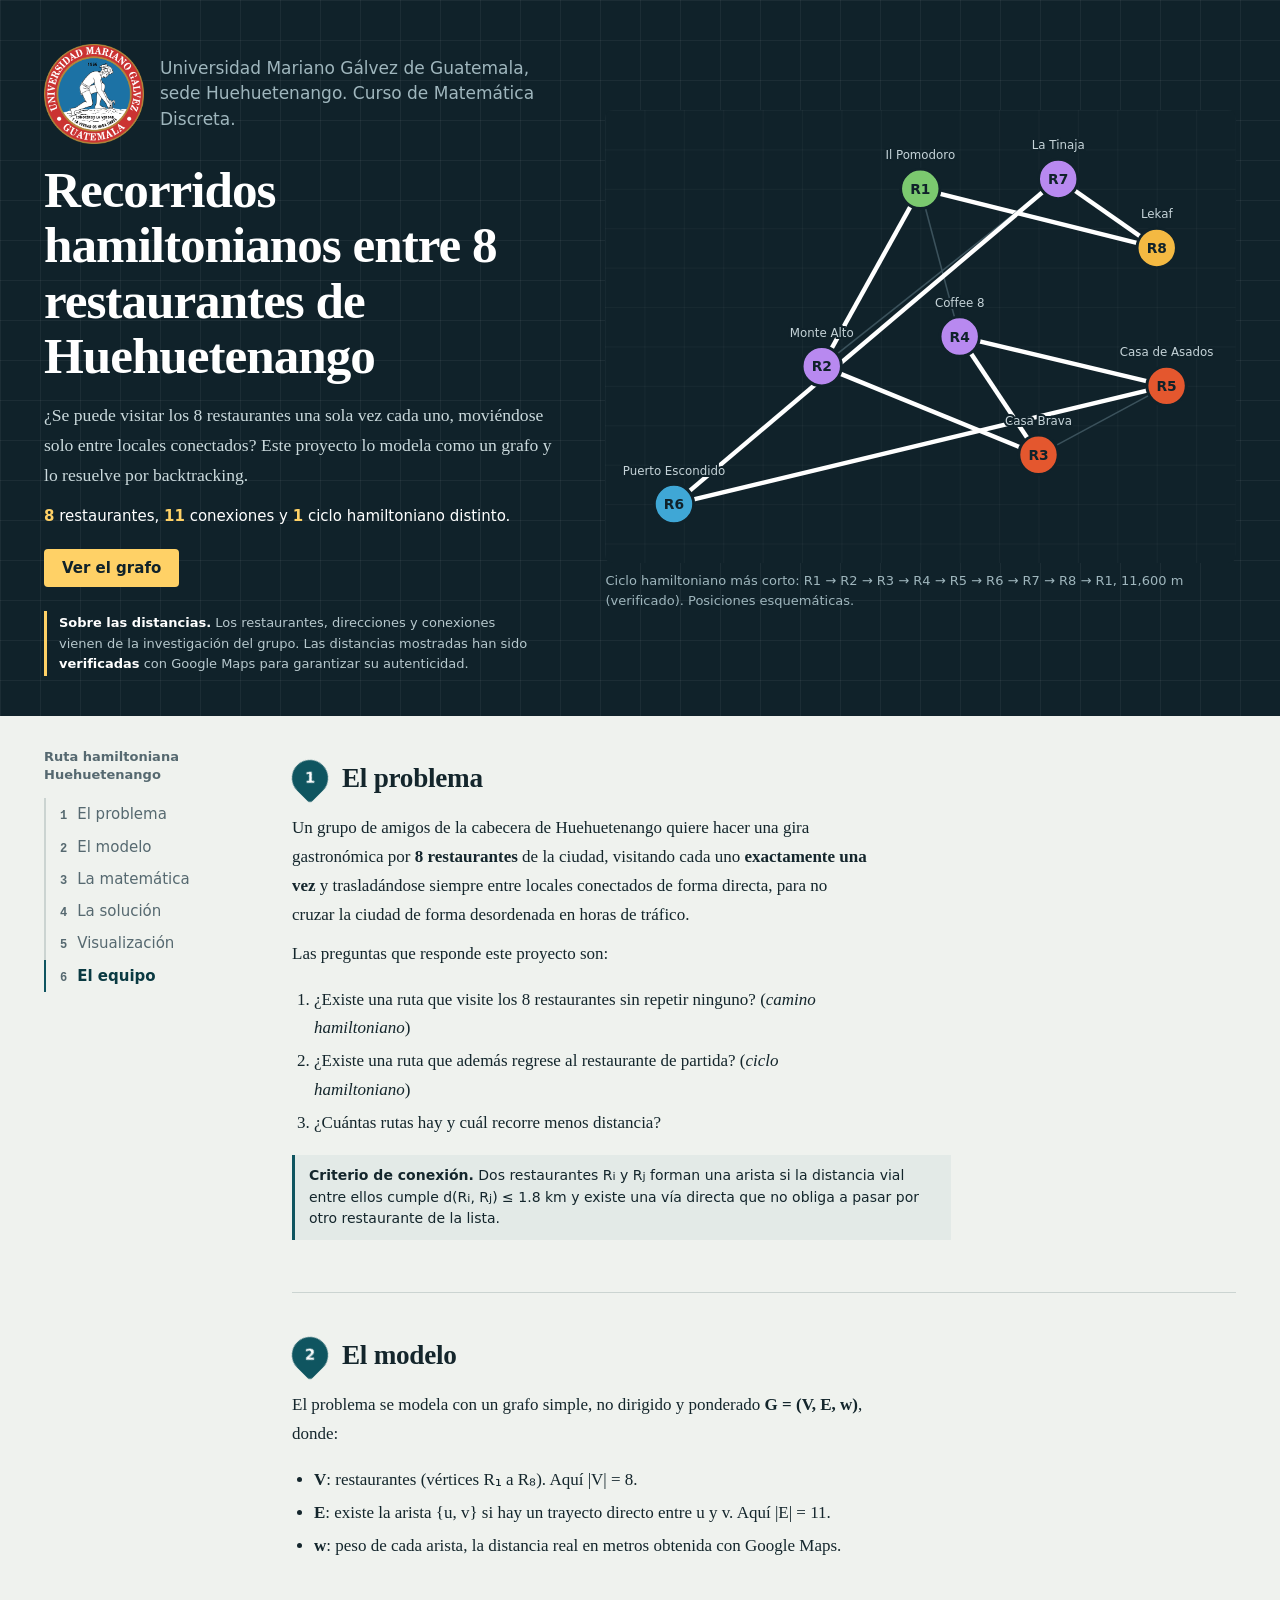
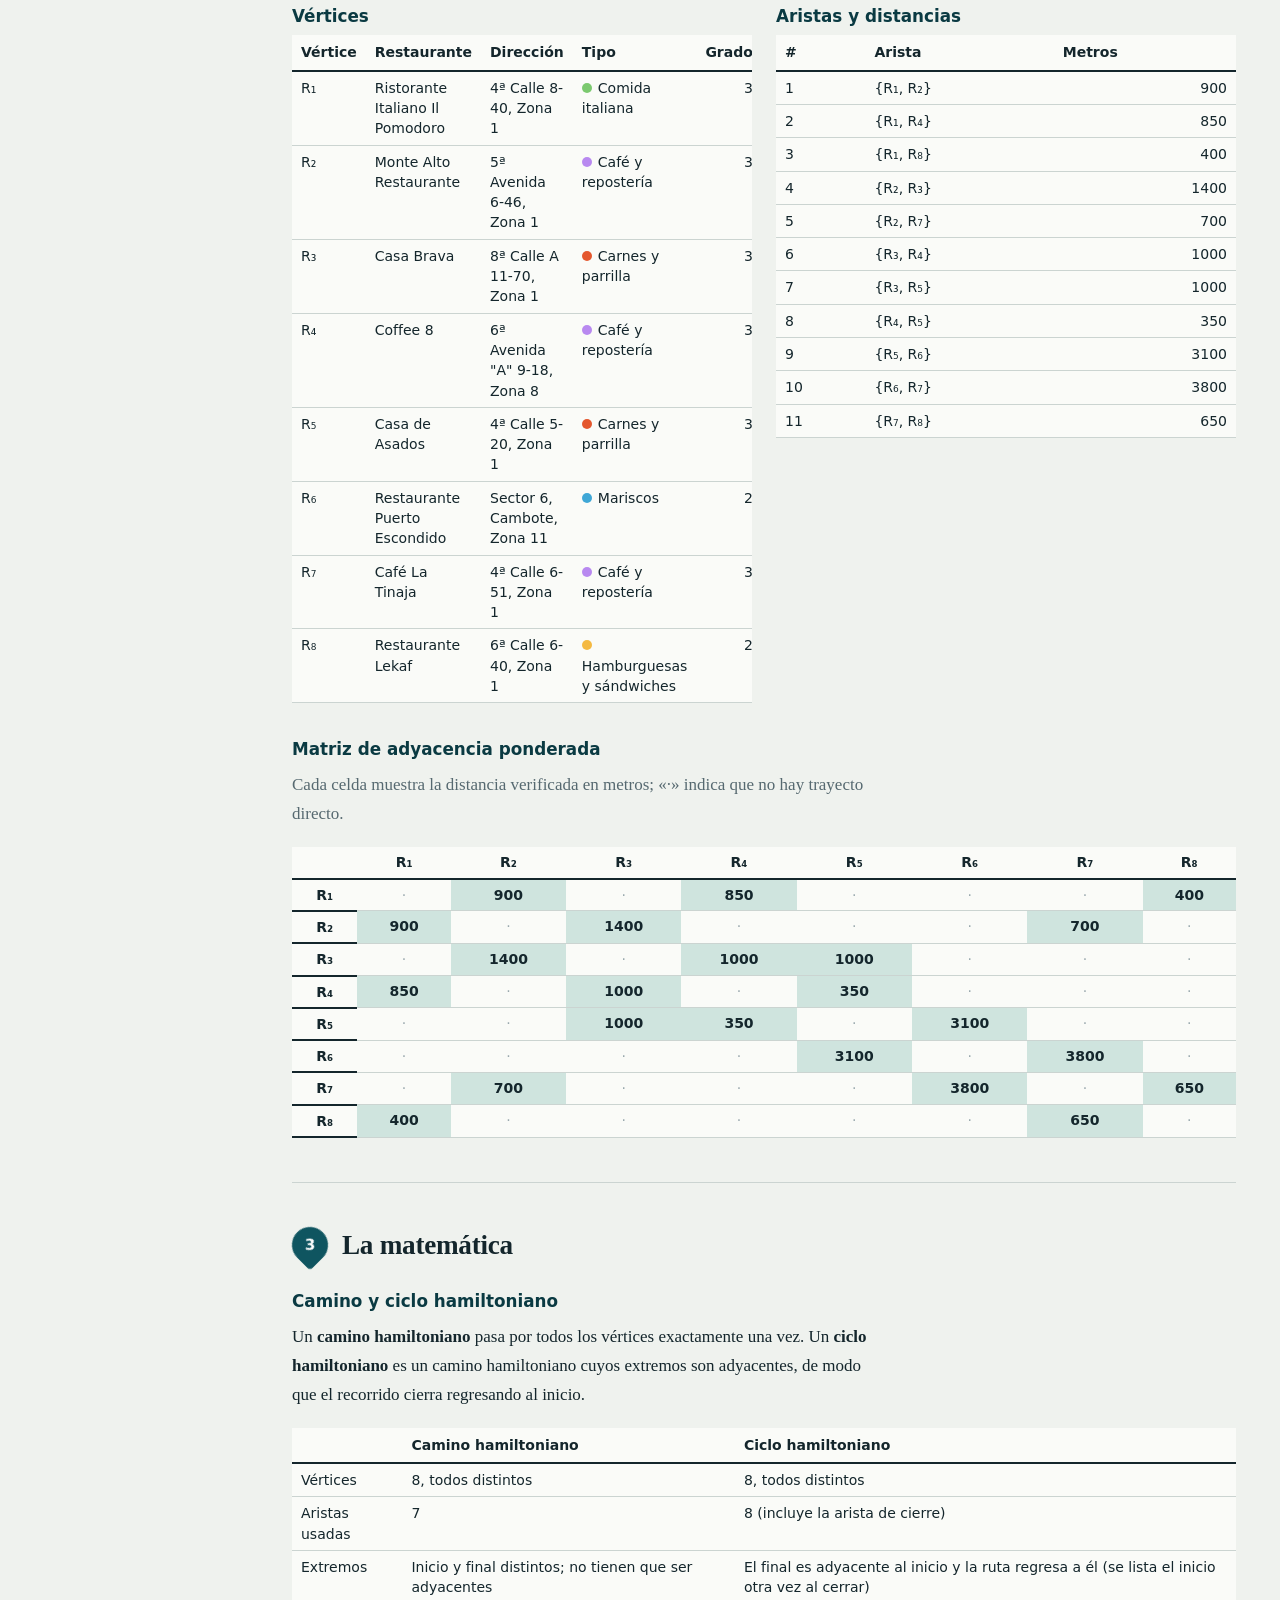
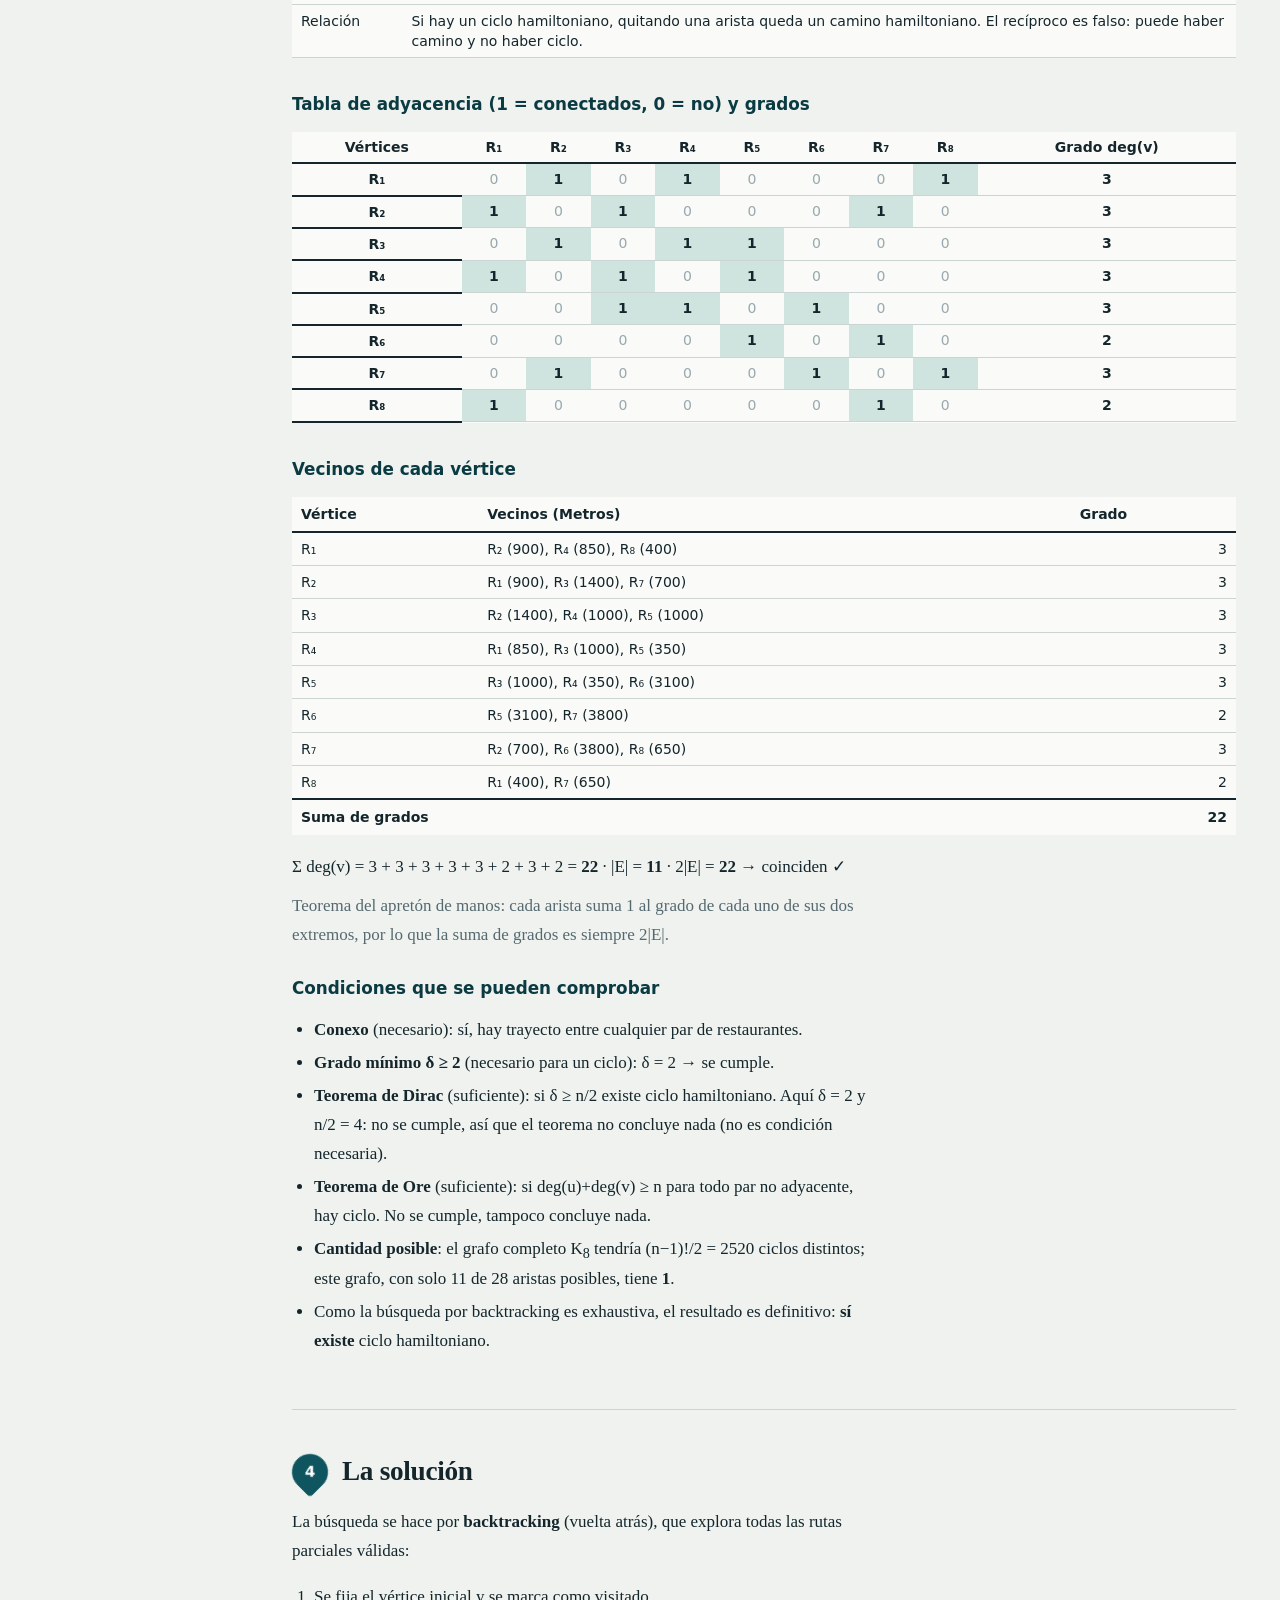
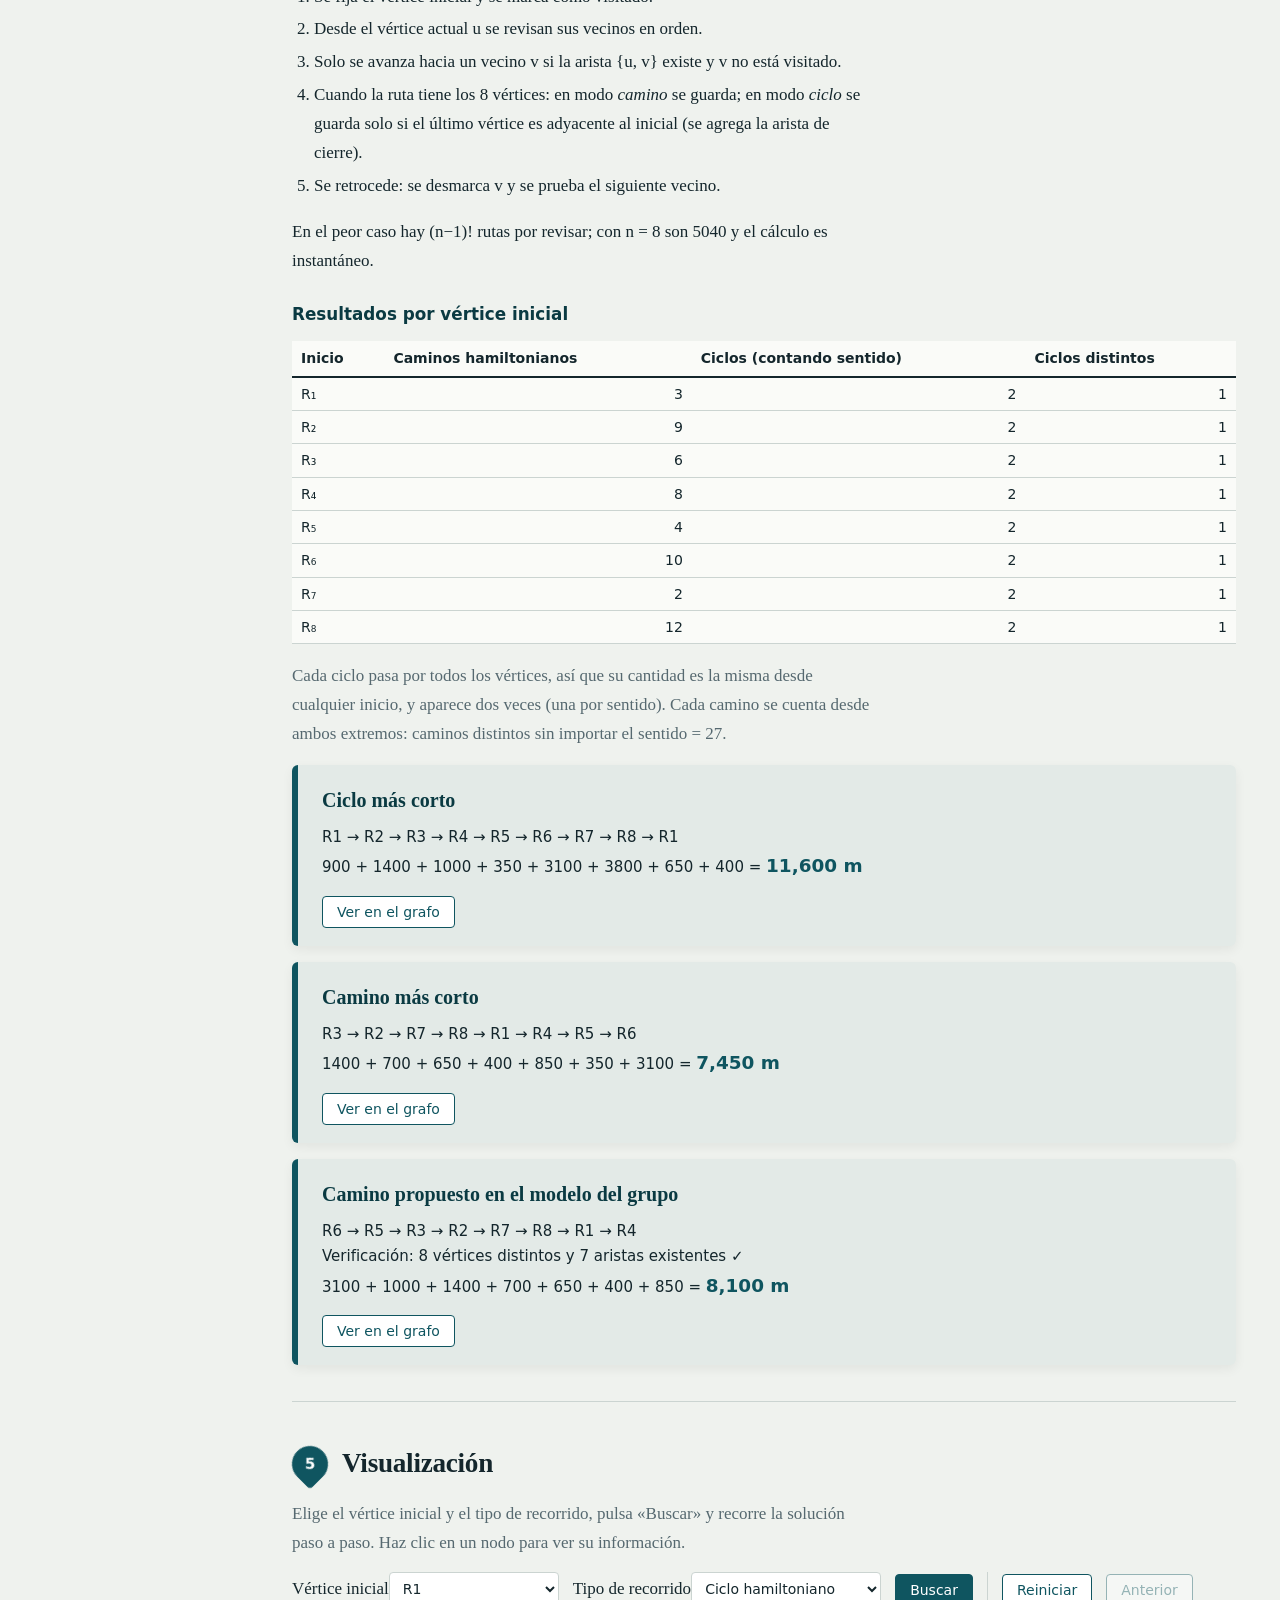
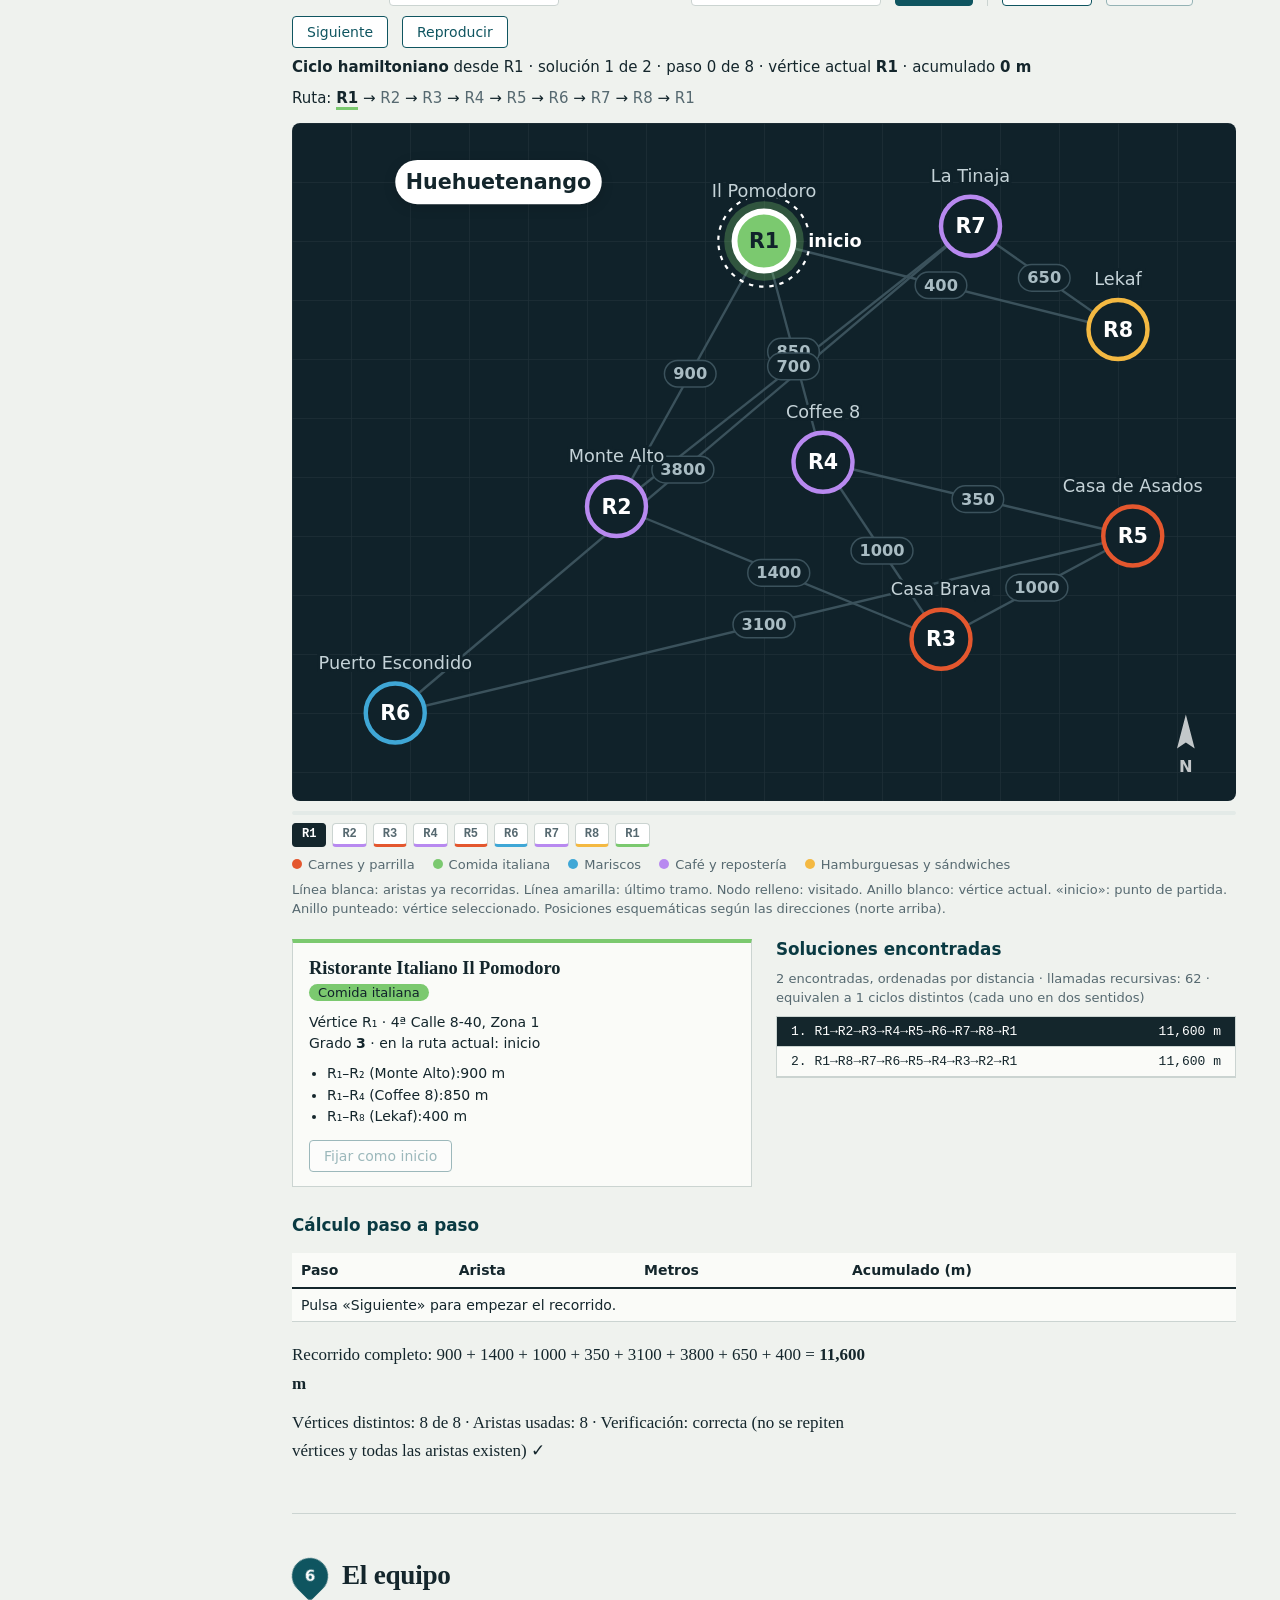
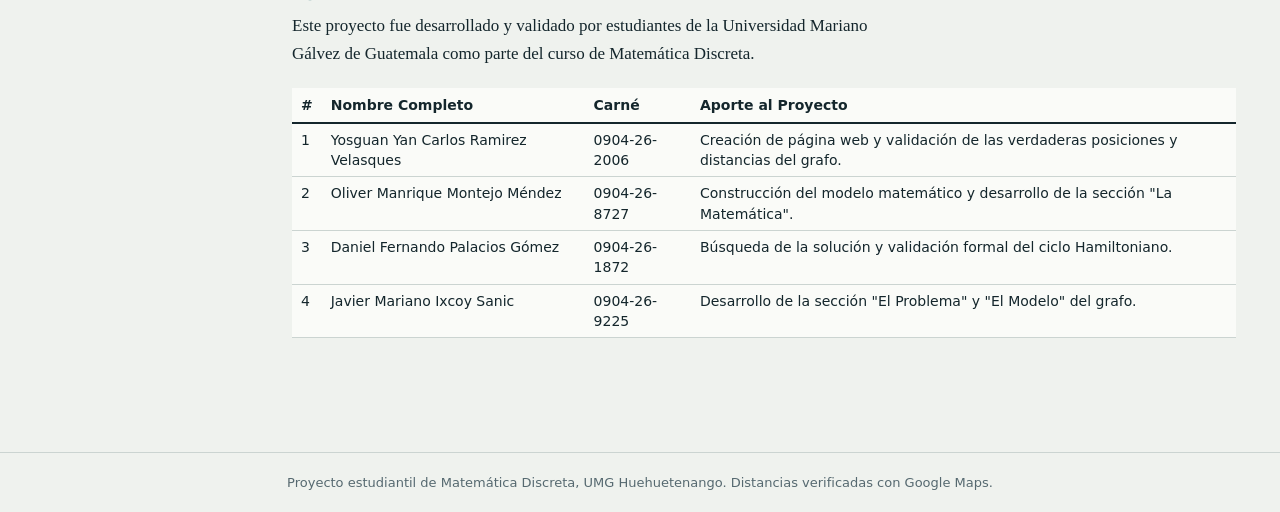
<file: Proyectomate.html>
<!DOCTYPE html>
<html lang="es">
<head>
<meta charset="UTF-8">
<meta name="viewport" content="width=device-width, initial-scale=1">
<title>Recorridos hamiltonianos entre 8 restaurantes de Huehuetenango</title>
<!-- Enlace al archivo CSS -->
<link rel="stylesheet" href="styles.css">
</head>
<body>

<!-- ============ PORTADA ============ -->
<header class="hero">
  <div class="hero-in">
    <div>
      <div style="display: flex; align-items: center; gap: 16px; margin-bottom: 18px;">
        <img src="Img/logo-umg.png" alt="Logo Universidad Mariano Gálvez" style="width: 100px; flex-shrink: 0;">
        <p class="org">Universidad Mariano Gálvez de Guatemala, sede Huehuetenango. Curso de Matemática Discreta.</p>
      </div>
      <h1>Recorridos hamiltonianos entre 8 restaurantes de Huehuetenango</h1>
      <p class="lead">¿Se puede visitar los 8 restaurantes una sola vez cada uno, moviéndose solo entre locales conectados? Este proyecto lo modela como un grafo y lo resuelve por backtracking.</p>
      <p class="facts" id="hechos"></p>
      <a class="btn-go" href="#visualizacion">Ver el grafo</a>
      <p class="aviso"><b>Sobre las distancias.</b> Los restaurantes, direcciones y conexiones vienen de la investigación del grupo. Las distancias mostradas han sido <b>verificadas</b> con Google Maps para garantizar su autenticidad.</p>
    </div>
    <figure class="hero-map">
      <svg id="hero" class="board mini" viewBox="0 0 640 460" role="img" aria-label="Mapa esquemático de los 8 restaurantes con el ciclo hamiltoniano más corto dibujado"></svg>
      <figcaption id="heroCap"></figcaption>
    </figure>
  </div>
</header>

<div class="shell">

<nav id="nav" aria-label="Secciones del proyecto">
  <p class="brand">Ruta hamiltoniana<br>Huehuetenango</p>
  <ol>
    <li><a href="#problema"><i>1</i>El problema</a></li>
    <li><a href="#modelo"><i>2</i>El modelo</a></li>
    <li><a href="#matematica"><i>3</i>La matemática</a></li>
    <li><a href="#solucion"><i>4</i>La solución</a></li>
    <li><a href="#visualizacion"><i>5</i>Visualización</a></li>
    <li><a href="#equipo"><i>6</i>El equipo</a></li>
  </ol>
</nav>

<main>

<!-- ============ 1. EL PROBLEMA ============ -->
<section id="problema">
  <div class="sec-h"><span class="pin"><span>1</span></span><h2>El problema</h2></div>
  <p>Un grupo de amigos de la cabecera de Huehuetenango quiere hacer una gira gastronómica por <b>8 restaurantes</b> de la ciudad, visitando cada uno <b>exactamente una vez</b> y trasladándose siempre entre locales conectados de forma directa, para no cruzar la ciudad de forma desordenada en horas de tráfico.</p>
  <p>Las preguntas que responde este proyecto son:</p>
  <ol class="pasos">
    <li>¿Existe una ruta que visite los 8 restaurantes sin repetir ninguno? (<i>camino hamiltoniano</i>)</li>
    <li>¿Existe una ruta que además regrese al restaurante de partida? (<i>ciclo hamiltoniano</i>)</li>
    <li>¿Cuántas rutas hay y cuál recorre menos distancia?</li>
  </ol>
  <p class="note"><b>Criterio de conexión.</b> Dos restaurantes R<span class="sub">i</span> y R<span class="sub">j</span> forman una arista si la distancia vial entre ellos cumple d(R<span class="sub">i</span>, R<span class="sub">j</span>) ≤ 1.8 km y existe una vía directa que no obliga a pasar por otro restaurante de la lista.</p>
</section>

<!-- ============ 2. EL MODELO ============ -->
<section id="modelo">
  <div class="sec-h"><span class="pin"><span>2</span></span><h2>El modelo</h2></div>
  <p>El problema se modela con un grafo simple, no dirigido y ponderado <b>G = (V, E, w)</b>, donde:</p>
  <ul class="lista">
    <li><b>V</b>: restaurantes (vértices R₁ a R₈). Aquí |V| = <span id="gn"></span>.</li>
    <li><b>E</b>: existe la arista {u, v} si hay un trayecto directo entre u y v. Aquí |E| = <span id="gm"></span>.</li>
    <li><b>w</b>: peso de cada arista, la distancia real en metros obtenida con Google Maps.</li>
  </ul>
  <div class="cols">
    <div class="scroll"><h3>Vértices</h3><table id="tv"></table></div>
    <div class="scroll"><h3>Aristas y distancias</h3><table id="te"></table></div>
  </div>
  <h3>Matriz de adyacencia ponderada</h3>
  <p class="mut">Cada celda muestra la distancia verificada en metros; «·» indica que no hay trayecto directo.</p>
  <div class="scroll"><table class="mx" id="tm"></table></div>
</section>

<!-- ============ 3. LA MATEMÁTICA ============ -->
<section id="matematica">
  <div class="sec-h"><span class="pin"><span>3</span></span><h2>La matemática</h2></div>
  <h3>Camino y ciclo hamiltoniano</h3>
  <p>Un <b>camino hamiltoniano</b> pasa por todos los vértices exactamente una vez. Un <b>ciclo hamiltoniano</b> es un camino hamiltoniano cuyos extremos son adyacentes, de modo que el recorrido cierra regresando al inicio.</p>
  <div class="scroll"><table id="dif"></table></div>

  <h3>Tabla de adyacencia (1 = conectados, 0 = no) y grados</h3>
  <div class="scroll"><table class="mx" id="a01"></table></div>
  <h3>Vecinos de cada vértice</h3>
  <div class="scroll"><table id="adj"></table></div>
  <p id="hand"></p>
  <p class="mut">Teorema del apretón de manos: cada arista suma 1 al grado de cada uno de sus dos extremos, por lo que la suma de grados es siempre 2|E|.</p>

  <h3>Condiciones que se pueden comprobar</h3>
  <ul class="lista" id="cond"></ul>
</section>

<!-- ============ 4. LA SOLUCIÓN ============ -->
<section id="solucion">
  <div class="sec-h"><span class="pin"><span>4</span></span><h2>La solución</h2></div>
  <p>La búsqueda se hace por <b>backtracking</b> (vuelta atrás), que explora todas las rutas parciales válidas:</p>
  <ol class="pasos">
    <li>Se fija el vértice inicial y se marca como visitado.</li>
    <li>Desde el vértice actual u se revisan sus vecinos en orden.</li>
    <li>Solo se avanza hacia un vecino v si la arista {u, v} existe y v no está visitado.</li>
    <li>Cuando la ruta tiene los 8 vértices: en modo <i>camino</i> se guarda; en modo <i>ciclo</i> se guarda solo si el último vértice es adyacente al inicial (se agrega la arista de cierre).</li>
    <li>Se retrocede: se desmarca v y se prueba el siguiente vecino.</li>
  </ol>
  <p>En el peor caso hay (n−1)! rutas por revisar; con n = 8 son 5040 y el cálculo es instantáneo.</p>
  <h3>Resultados por vértice inicial</h3>
  <div class="scroll"><table id="res"></table></div>
  <p id="resnote" class="mut"></p>
  <div id="best"></div>
</section>

<!-- ============ 5. VISUALIZACIÓN ============ -->
<section id="visualizacion">
  <div class="sec-h"><span class="pin"><span>5</span></span><h2>Visualización</h2></div>
  <p class="mut">Elige el vértice inicial y el tipo de recorrido, pulsa «Buscar» y recorre la solución paso a paso. Haz clic en un nodo para ver su información.</p>
  <div class="ctl">
    <label>Vértice inicial<select id="ini"></select></label>
    <label>Tipo de recorrido<select id="modo"><option value="c">Ciclo hamiltoniano</option><option value="p">Camino hamiltoniano</option></select></label>
    <button type="button" class="pri" id="buscar">Buscar</button>
    <span class="sep"></span>
    <button type="button" id="reset">Reiniciar</button>
    <button type="button" id="ant">Anterior</button>
    <button type="button" id="sig">Siguiente</button>
    <button type="button" id="play">Reproducir</button>
  </div>
  <p class="estado" id="estado"></p>
  <p class="ruta" id="ruta"></p>
  <svg id="svg" class="board" viewBox="0 0 640 460" role="group" aria-label="Grafo de 8 restaurantes de Huehuetenango con distancias verificadas en metros"></svg>
  <div class="bar"><i id="barfill"></i></div>
  <div id="prog" aria-label="Pasos del recorrido"></div>
  <div id="leyenda"></div>
  <p class="mut" style="font:13px/1.5 var(--sans);max-width:none">Línea blanca: aristas ya recorridas. Línea amarilla: último tramo. Nodo relleno: visitado. Anillo blanco: vértice actual. «inicio»: punto de partida. Anillo punteado: vértice seleccionado. Posiciones esquemáticas según las direcciones (norte arriba).</p>
  <div class="cols" style="margin-top:20px">
    <div class="ficha" id="info"></div>
    <div><h3 style="margin-top:0">Soluciones encontradas</h3><p id="nsol" class="mut" style="font:13px/1.5 var(--sans)"></p><ol id="sols"></ol></div>
  </div>
  <h3>Cálculo paso a paso</h3>
  <div id="calc"></div>
</section>

<!-- ============ 6. EL EQUIPO ============ -->
<section id="equipo">
  <div class="sec-h"><span class="pin"><span>6</span></span><h2>El equipo</h2></div>
  <p>Este proyecto fue desarrollado y validado por estudiantes de la Universidad Mariano Gálvez de Guatemala como parte del curso de Matemática Discreta.</p>
  
  <div class="scroll">
    <table>
      <thead>
        <tr>
          <th>#</th>
          <th>Nombre Completo</th>
          <th>Carné</th>
          <th>Aporte al Proyecto</th>
        </tr>
      </thead>
      <tbody>
        <tr>
          <td>1</td>
          <td>Yosguan Yan Carlos Ramirez Velasques</td>
          <td>0904-26-2006</td>
          <td>Creación de página web y validación de las verdaderas posiciones y distancias del grafo.</td>
        </tr>
        <tr>
          <td>2</td>
          <td>Oliver Manrique Montejo Méndez</td>
          <td>0904-26-8727</td>
          <td>Construcción del modelo matemático y desarrollo de la sección "La Matemática".</td>
        </tr>
        <tr>
          <td>3</td>
          <td>Daniel Fernando Palacios Gómez</td>
          <td>0904-26-1872</td>
          <td>Búsqueda de la solución y validación formal del ciclo Hamiltoniano.</td>
        </tr>
        <tr>
          <td>4</td>
          <td>Javier Mariano Ixcoy Sanic</td>
          <td>0904-26-9225</td>
          <td>Desarrollo de la sección "El Problema" y "El Modelo" del grafo.</td>
        </tr>
      </tbody>
    </table>
  </div>
</section>

</main>
</div>
<footer>Proyecto estudiantil de Matemática Discreta, UMG Huehuetenango. Distancias verificadas con Google Maps.</footer>

<!-- Enlace al archivo JavaScript -->
<script src="script.js"></script>
</body>
</html>
</file>
<file: styles.css>
:root{
  --bg:#EFF2EE; --panel:#FAFBF8; --ink:#14262C; --mut:#566970; --line:#CBD4D1; --soft:#E3EAE7;
  --acc:#0F5560; --acc-d:#0A3A42; --board:#10222A; --grid:#3B525C; --hit:#C23B22;
  --serif:Charter,"Bitstream Charter","Sitka Text",Cambria,Georgia,serif;
  --sans:system-ui,-apple-system,"Segoe UI",Roboto,"Helvetica Neue",Arial,sans-serif;
  --mono:ui-monospace,Consolas,"SF Mono",Menlo,monospace;
}
*{box-sizing:border-box}
html{scroll-behavior:smooth}
body{margin:0;background:var(--bg);color:var(--ink);font:17px/1.7 var(--serif)}
a{color:var(--acc)}
:focus-visible{outline:2px solid var(--acc);outline-offset:2px}
p{margin:.6em 0;max-width:68ch}
code{font:13px var(--mono);background:var(--soft);padding:1px 5px;border-radius:3px}
.mut{color:var(--mut)}
.sub{font-size:.8em}

/* ---------- Portada ---------- */
.hero{background:var(--board);color:#E8EFEE;background-image:linear-gradient(#ffffff0d 1px,transparent 1px),linear-gradient(90deg,#ffffff0d 1px,transparent 1px);background-size:40px 40px}
.hero-in{max-width:1240px;margin:0 auto;padding:44px 24px 40px;display:grid;grid-template-columns:minmax(0,5fr) minmax(0,6fr);gap:36px;align-items:center}
.hero .org{font:500 17px/1.5 var(--sans);color:#9FB6BD;margin:0}
.hero h1{font:700 clamp(2rem,4.4vw,3.2rem)/1.08 var(--serif);letter-spacing:-.02em;margin:14px 0 18px;color:#fff}
.hero .lead{font-size:1.1rem;color:#CBDADD;margin:0 0 14px}
.hero .facts{font:15px/1.5 var(--sans);color:#fff;margin:0 0 22px}
.hero .facts b{color:#FFD166}
.btn-go{display:inline-block;font:600 15px var(--sans);background:#FFD166;color:#10222A;padding:10px 18px;border-radius:4px;text-decoration:none}
.btn-go:hover{background:#fff}
.hero .aviso{font:13px/1.55 var(--sans);color:#B7C8CD;border-left:3px solid #FFD166;padding:2px 0 2px 12px;margin:24px 0 0;max-width:60ch}
.hero .aviso b{color:#fff}
.hero-map{margin:0}
.hero-map figcaption{font:13px/1.5 var(--sans);color:#9FB6BD;margin-top:8px}

/* ---------- Estructura: índice lateral + contenido ---------- */
.shell{max-width:1240px;margin:0 auto;padding:0 24px;display:grid;grid-template-columns:200px minmax(0,1fr);gap:48px}
#nav{position:sticky;top:0;align-self:start;padding:32px 0}
#nav .brand{font:600 13px/1.4 var(--sans);color:var(--mut);margin:0 0 14px}
#nav ol{list-style:none;margin:0;padding:0;border-left:2px solid var(--line)}
#nav a{display:flex;gap:10px;align-items:baseline;padding:6px 0 6px 14px;margin-left:-2px;border-left:2px solid transparent;font:15px/1.35 var(--sans);color:var(--mut);text-decoration:none}
#nav a i{font:600 12px var(--mono);font-style:normal;color:var(--mut)}
#nav a:hover{color:var(--ink)}
#nav a.on{color:var(--acc-d);font-weight:600;border-left-color:var(--acc)}
main{min-width:0;padding-bottom:70px}
section{padding:44px 0 36px;border-bottom:1px solid var(--line);scroll-margin-top:12px}
section:last-child{border-bottom:0}
.sec-h{display:flex;align-items:center;gap:14px;margin:0 0 18px}
.sec-h h2{font:700 1.7rem/1.2 var(--serif);letter-spacing:-.01em;margin:0}
.pin{flex:none;width:36px;height:36px;border-radius:50% 50% 50% 4px;transform:rotate(-45deg);background:var(--acc);display:grid;place-items:center}
.pin span{transform:rotate(45deg);font:700 15px var(--sans);color:#fff}
h3{font:700 1.05rem/1.3 var(--sans);margin:28px 0 8px;color:var(--acc-d)}
.note{border-left:3px solid var(--acc);background:var(--soft);padding:10px 14px;font:14px/1.55 var(--sans);margin:16px 0;max-width:74ch}
ol.pasos,ul.lista{padding-left:22px;max-width:68ch}
.pasos li,.lista li{margin:4px 0}

/* ---------- Tablas ---------- */
.scroll{overflow-x:auto}
table{width:100%;border-collapse:collapse;font:14px/1.45 var(--sans);margin:8px 0;background:var(--panel)}
th{font-weight:600;text-align:left;padding:7px 9px;border-bottom:2px solid var(--ink);background:var(--panel);white-space:nowrap}
td{padding:6px 9px;border-bottom:1px solid var(--line);vertical-align:top}
tfoot th{border-top:2px solid var(--ink);border-bottom:0}
.num{text-align:right;font-variant-numeric:tabular-nums}
.mx th,.mx td{text-align:center;padding:5px 6px;font-variant-numeric:tabular-nums}
.mx td.u{background:#CFE4DE;font-weight:600}
.mx td.z{color:#9AA9AE}
.dot{display:inline-block;width:10px;height:10px;border-radius:50%;margin-right:6px;vertical-align:baseline}
.cols{display:grid;grid-template-columns:minmax(0,1fr) minmax(0,1fr);gap:24px;align-items:start}
.cols.three{grid-template-columns:minmax(0,1fr) minmax(0,1fr)}

/* ---------- Visualización ---------- */
.ctl{display:flex;flex-wrap:wrap;gap:10px 14px;align-items:flex-end;margin:14px 0 8px}
.ctl select{width:auto;min-width:170px;border:1px solid var(--line);background:#fff;padding:7px 9px;border-radius:4px;font:14px var(--sans);color:var(--ink)}
.ctl .sep{width:1px;align-self:stretch;background:var(--line)}
.estado{font:15px/1.5 var(--sans);margin:8px 0 6px;max-width:none}
.ruta{font:15px/1.9 var(--sans);margin:0 0 10px;max-width:none}
.ruta b{color:var(--ink)}
.board{display:block;width:100%;height:auto;background:var(--board);border-radius:8px}
.bar{height:4px;background:var(--soft);border-radius:2px;margin:10px 0 8px;overflow:hidden}
.bar i{display:block;height:100%;width:0;background:var(--acc);transition:width .5s ease}
button{font:14px var(--sans);border:1px solid var(--acc);background:#fff;color:var(--acc);padding:7px 14px;border-radius:4px;cursor:pointer;transition:background .15s,color .15s}
button:hover:not(:disabled){background:var(--acc);color:#fff}
button:disabled{opacity:.4;cursor:default}
button.pri{background:var(--acc);color:#fff}
button.pri:hover:not(:disabled){background:var(--acc-d)}
#prog{display:flex;flex-wrap:wrap;gap:6px;margin:0 0 6px}
#prog button{padding:3px 9px;font:600 12px var(--mono);border-color:var(--line);color:var(--mut);background:#fff;border-bottom:3px solid var(--c,var(--line))}
#prog button.done{color:var(--ink);background:var(--soft)}
#prog button.cur{background:var(--ink);color:#fff;border-color:var(--ink)}
#prog button.cur:hover:not(:disabled){background:var(--ink)}
#leyenda{display:flex;flex-wrap:wrap;gap:6px 18px;font:13px var(--sans);color:var(--mut);margin:10px 0 0}
.ficha{background:var(--panel);border:1px solid var(--line);border-top:4px solid var(--c,var(--acc));padding:14px 16px;font:14px/1.55 var(--sans)}
.ficha h4{font:700 1.15rem/1.25 var(--serif);margin:0 0 2px}
.ficha ul{margin:8px 0 12px;padding-left:18px}
.chip{display:inline-block;font:13px var(--sans);padding:1px 9px;border-radius:10px;color:#10222A;background:var(--c)}
#sols{list-style:none;margin:6px 0;padding:0;max-height:310px;overflow:auto;border:1px solid var(--line);background:var(--panel)}
#sols button{display:flex;justify-content:space-between;gap:10px;width:100%;border:0;border-bottom:1px solid var(--line);border-radius:0;text-align:left;font:13px var(--mono);color:var(--ink);background:var(--panel)}
#sols button:hover{background:var(--soft);color:var(--ink)}
#sols button.sel{background:var(--ink);color:#fff}

/* ---------- Dibujo del grafo (SVG) ---------- */
.edge .base{stroke:var(--grid);stroke-width:1.6}
.edge .hl{stroke:#fff;stroke-width:4.5;stroke-dasharray:1;stroke-dashoffset:1;transition:stroke-dashoffset .6s ease}
.edge.on .hl{stroke-dashoffset:0}
.edge.cur .hl{stroke:#FFD166;stroke-width:5.5}
.lab rect{fill:var(--board);stroke:var(--grid);transition:fill .3s}
.lab text{fill:#A9BCC3;font:600 11px var(--sans);text-anchor:middle;dominant-baseline:central}
.lab.on rect{fill:#fff;stroke:#fff}
.lab.on text{fill:var(--board)}
.node{outline:none}
.board .node{cursor:pointer}
.node .halo{fill:var(--c);opacity:0}
.node .ring{fill:none;stroke:none}
.node .c{fill:var(--board);stroke:var(--c);stroke-width:3;transition:fill .3s}
.node .lt{font:700 14px var(--sans);fill:#fff;text-anchor:middle;dominant-baseline:central;pointer-events:none}
.node .nm{font:12px var(--sans);fill:#C5D3D8;text-anchor:middle;paint-order:stroke;stroke:var(--board);stroke-width:4px;pointer-events:none}
.node .tag{font:700 12px var(--sans);fill:#fff;paint-order:stroke;stroke:var(--board);stroke-width:4px;display:none;pointer-events:none}
.node.start .tag{display:block}
.node.vis .c{fill:var(--c)}
.node.vis .lt{fill:var(--board)}
.node.cur .c{stroke:#fff;stroke-width:4}
.node.cur .halo{opacity:.3;animation:pulso 1.8s ease-in-out infinite}
.node.sel .ring,.node:focus-visible .ring{stroke:#fff;stroke-width:1.5;stroke-dasharray:3 4}
@keyframes pulso{50%{transform:scale(1.25);opacity:.12}}
.node .halo{transform-box:fill-box;transform-origin:center}

/* portada: animación con IntersectionObserver */
.mini .node .c{fill:var(--c);stroke:var(--board)}
.mini .node .lt{fill:var(--board)}
.mini .edge.cy .hl{stroke-dashoffset:1}
.mini.play-anim .edge.cy .hl{animation:trazo .6s ease forwards;animation-delay:var(--d)}
@keyframes trazo{to{stroke-dashoffset:0}}

/* ---------- Ventanita Emergente (Tooltip) ---------- */
#nodo-tooltip {
  position: absolute;
  background: #fff;
  border-radius: 8px;
  padding: 8px;
  box-shadow: 0 6px 16px rgba(0,0,0,0.2);
  pointer-events: none;
  opacity: 0;
  visibility: hidden;
  transform: translateY(10px);
  transition: opacity 0.2s, transform 0.2s, visibility 0.2s;
  display: flex;
  flex-direction: column;
  align-items: center;
  gap: 6px;
  z-index: 50;
  width: 140px;
}
#nodo-tooltip.visible {
  opacity: 1;
  visibility: visible;
  transform: translateY(0);
}
#nodo-tooltip img {
  width: 100%;
  height: 80px;
  object-fit: cover;
  border-radius: 4px;
  background: var(--soft);
}
#nodo-tooltip b {
  font: 13px/1.2 var(--sans);
  color: var(--ink);
  text-align: center;
}

/* ---------- Tarjetas de Resultados Finales ---------- */
.tarjeta-resultado {
  background: var(--soft);
  border-left: 6px solid var(--acc);
  padding: 18px 24px;
  border-radius: 6px;
  margin-top: 16px;
  box-shadow: 0 4px 12px rgba(0,0,0,0.06);
}
.tarjeta-resultado h4 {
  margin: 0 0 8px 0;
  color: var(--acc-d);
  font-size: 1.25rem;
  font-family: var(--serif);
}
.tarjeta-resultado p {
  margin: 0 0 14px 0;
  font-family: var(--sans);
  font-size: 15px;
}
.tarjeta-resultado strong {
  color: var(--acc);
  font-size: 1.15rem;
}

/* ---------- Responsive ---------- */
@media(max-width:1000px){
  .hero-in{grid-template-columns:1fr;padding-top:30px}
  .shell{grid-template-columns:1fr;gap:0;padding:0 16px}
  .shell{grid-template-columns:minmax(0,1fr)}
  #nav{position:sticky;top:0;z-index:10;background:var(--bg);min-width:0;border-bottom:1px solid var(--line);margin:0 -16px;padding:0 16px}
  #nav .brand{display:none}
  #nav ol{display:flex;overflow-x:auto;border-left:0;gap:4px}
  #nav a{white-space:nowrap;border-left:0;border-bottom:2px solid transparent;padding:11px 8px;margin:0}
  #nav a.on{border-bottom-color:var(--acc)}
  section{scroll-margin-top:52px}
  .cols,.cols.three{grid-template-columns:1fr}
}
@media(max-width:560px){
  body{font-size:16px}
  .sec-h h2{font-size:1.4rem}
  .hero-in{padding:26px 16px}
  .ctl select{min-width:140px}
}
@media(prefers-reduced-motion:reduce){
  html{scroll-behavior:auto}
  *{animation:none!important;transition:none!important}
  .mini .edge.cy .hl{stroke-dashoffset:0}
}
@media print{#nav,.ctl,.hero-map{display:none}.hero{background:#fff;color:#000}.hero h1{color:#000}.shell{display:block}}

/* Formato general footer */
footer{border-top:1px solid var(--line);padding:22px 24px;text-align:center;color:var(--mut);font:13px var(--sans)}
</file>
